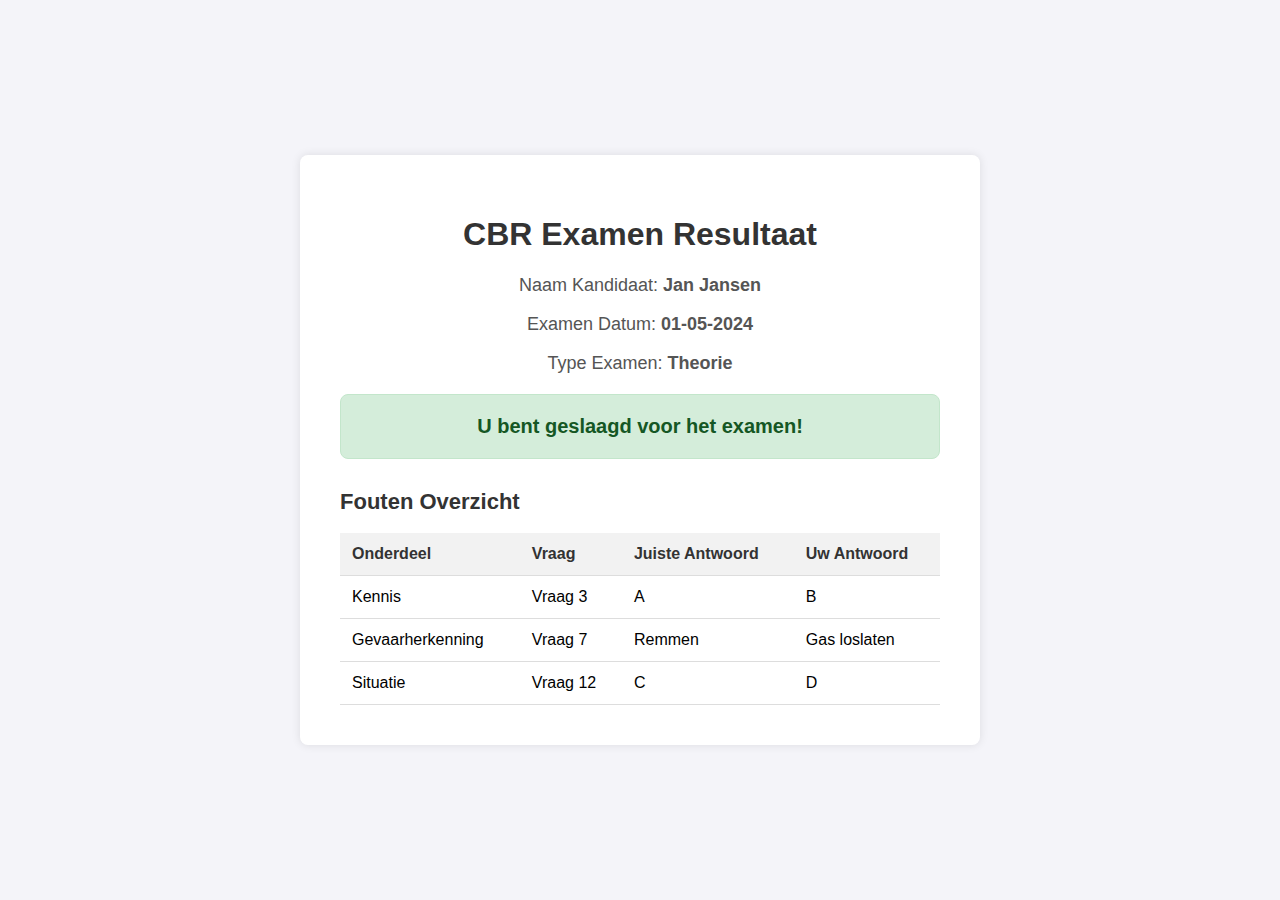
<file: results.html>
<!DOCTYPE html>
<html lang="nl">
<head>
    <meta charset="UTF-8">
    <meta name="viewport" content="width=device-width, initial-scale=1.0">
    <title>CBR Resultaat</title>
    <style>
        body {
            font-family: Arial, sans-serif;
            background-color: #f4f4f9;
            margin: 0;
            padding: 0;
            display: flex;
            justify-content: center;
            align-items: center;
            height: 100vh;
        }
        .container {
            background-color: #fff;
            padding: 40px;
            border-radius: 8px;
            box-shadow: 0 0 10px rgba(0,0,0,0.1);
            text-align: center;
            max-width: 600px;
            width: 100%;
        }
        h1 {
            color: #333;
        }
        p {
            font-size: 18px;
            color: #555;
        }
        .result {
            margin-top: 20px;
            padding: 20px;
            border-radius: 8px;
            font-size: 20px;
            font-weight: bold;
        }
        .geslaagd {
            background-color: #d4edda;
            color: #155724;
            border: 1px solid #c3e6cb;
        }
        .gezakt {
            background-color: #f8d7da;
            color: #721c24;
            border: 1px solid #f5c6cb;
        }
        .fouten {
            margin-top: 30px;
            text-align: left;
        }
        .fouten h2 {
            color: #333;
            font-size: 22px;
        }
        .fouten table {
            width: 100%;
            border-collapse: collapse;
            margin-top: 10px;
        }
        .fouten th, .fouten td {
            padding: 12px;
            text-align: left;
            border-bottom: 1px solid #ddd;
        }
        .fouten th {
            background-color: #f2f2f2;
            color: #333;
        }
        .fouten tr:hover {
            background-color: #f1f1f1;
        }
    </style>
</head>
<body>
    <div class="container">
        <h1>CBR Examen Resultaat</h1>
        <p>Naam Kandidaat: <strong>Jan Jansen</strong></p>
        <p>Examen Datum: <strong>01-05-2024</strong></p>
        <p>Type Examen: <strong>Theorie</strong></p>
        <!-- Het resultaat kan worden aangepast naar "geslaagd" of "gezakt" -->
        <div class="result geslaagd">
            U bent <strong>geslaagd</strong> voor het examen!
        </div>
        <!-- Voor gezakt resultaat, gebruik de volgende div in plaats van bovenstaande -->
        <!-- <div class="result gezakt">
            U bent <strong>gezakt</strong> voor het examen.
        </div> -->
        
        <div class="fouten">
            <h2>Fouten Overzicht</h2>
            <table>
                <thead>
                    <tr>
                        <th>Onderdeel</th>
                        <th>Vraag</th>
                        <th>Juiste Antwoord</th>
                        <th>Uw Antwoord</th>
                    </tr>
                </thead>
                <tbody>
                    <tr>
                        <td>Kennis</td>
                        <td>Vraag 3</td>
                        <td>A</td>
                        <td>B</td>
                    </tr>
                    <tr>
                        <td>Gevaarherkenning</td>
                        <td>Vraag 7</td>
                        <td>Remmen</td>
                        <td>Gas loslaten</td>
                    </tr>
                    <tr>
                        <td>Situatie</td>
                        <td>Vraag 12</td>
                        <td>C</td>
                        <td>D</td>
                    </tr>
                    <!-- Voeg meer vragen toe indien nodig -->
                </tbody>
            </table>
        </div>
    </div>
</body>
</html>
</file>
